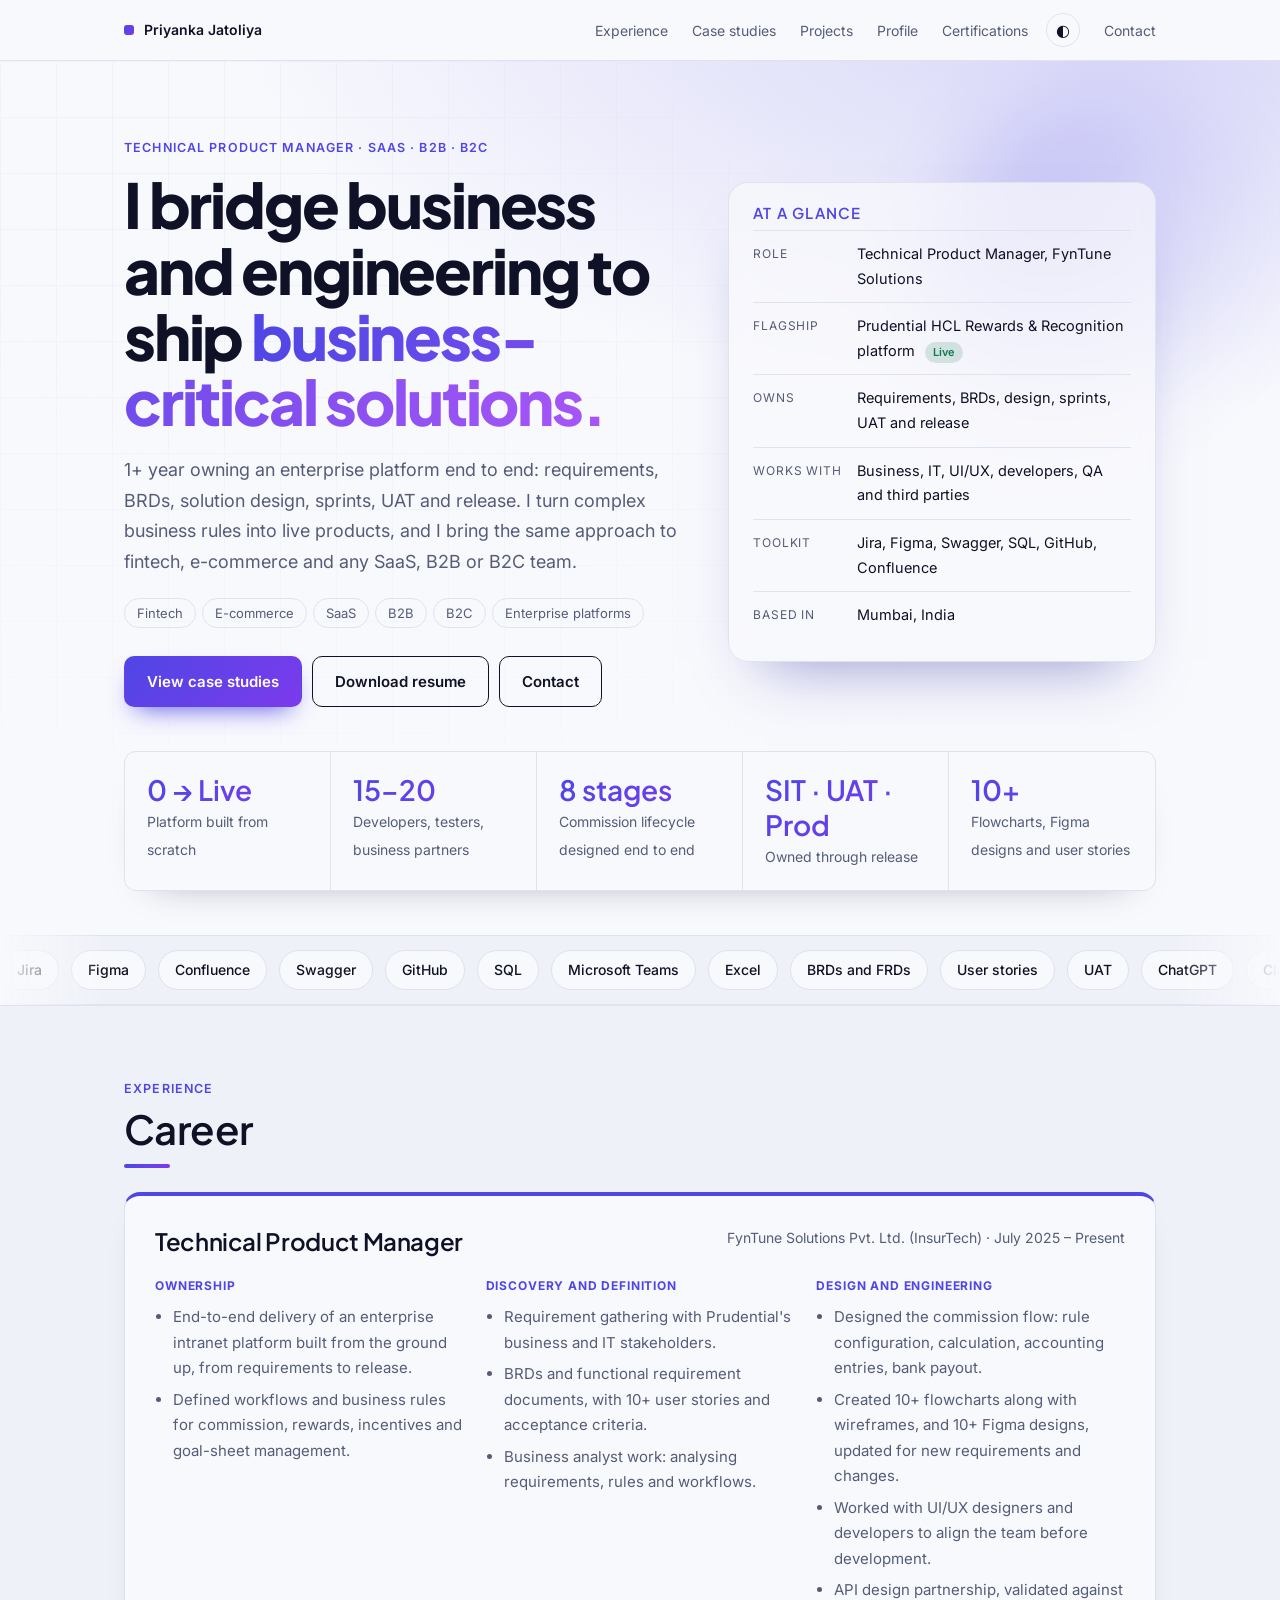
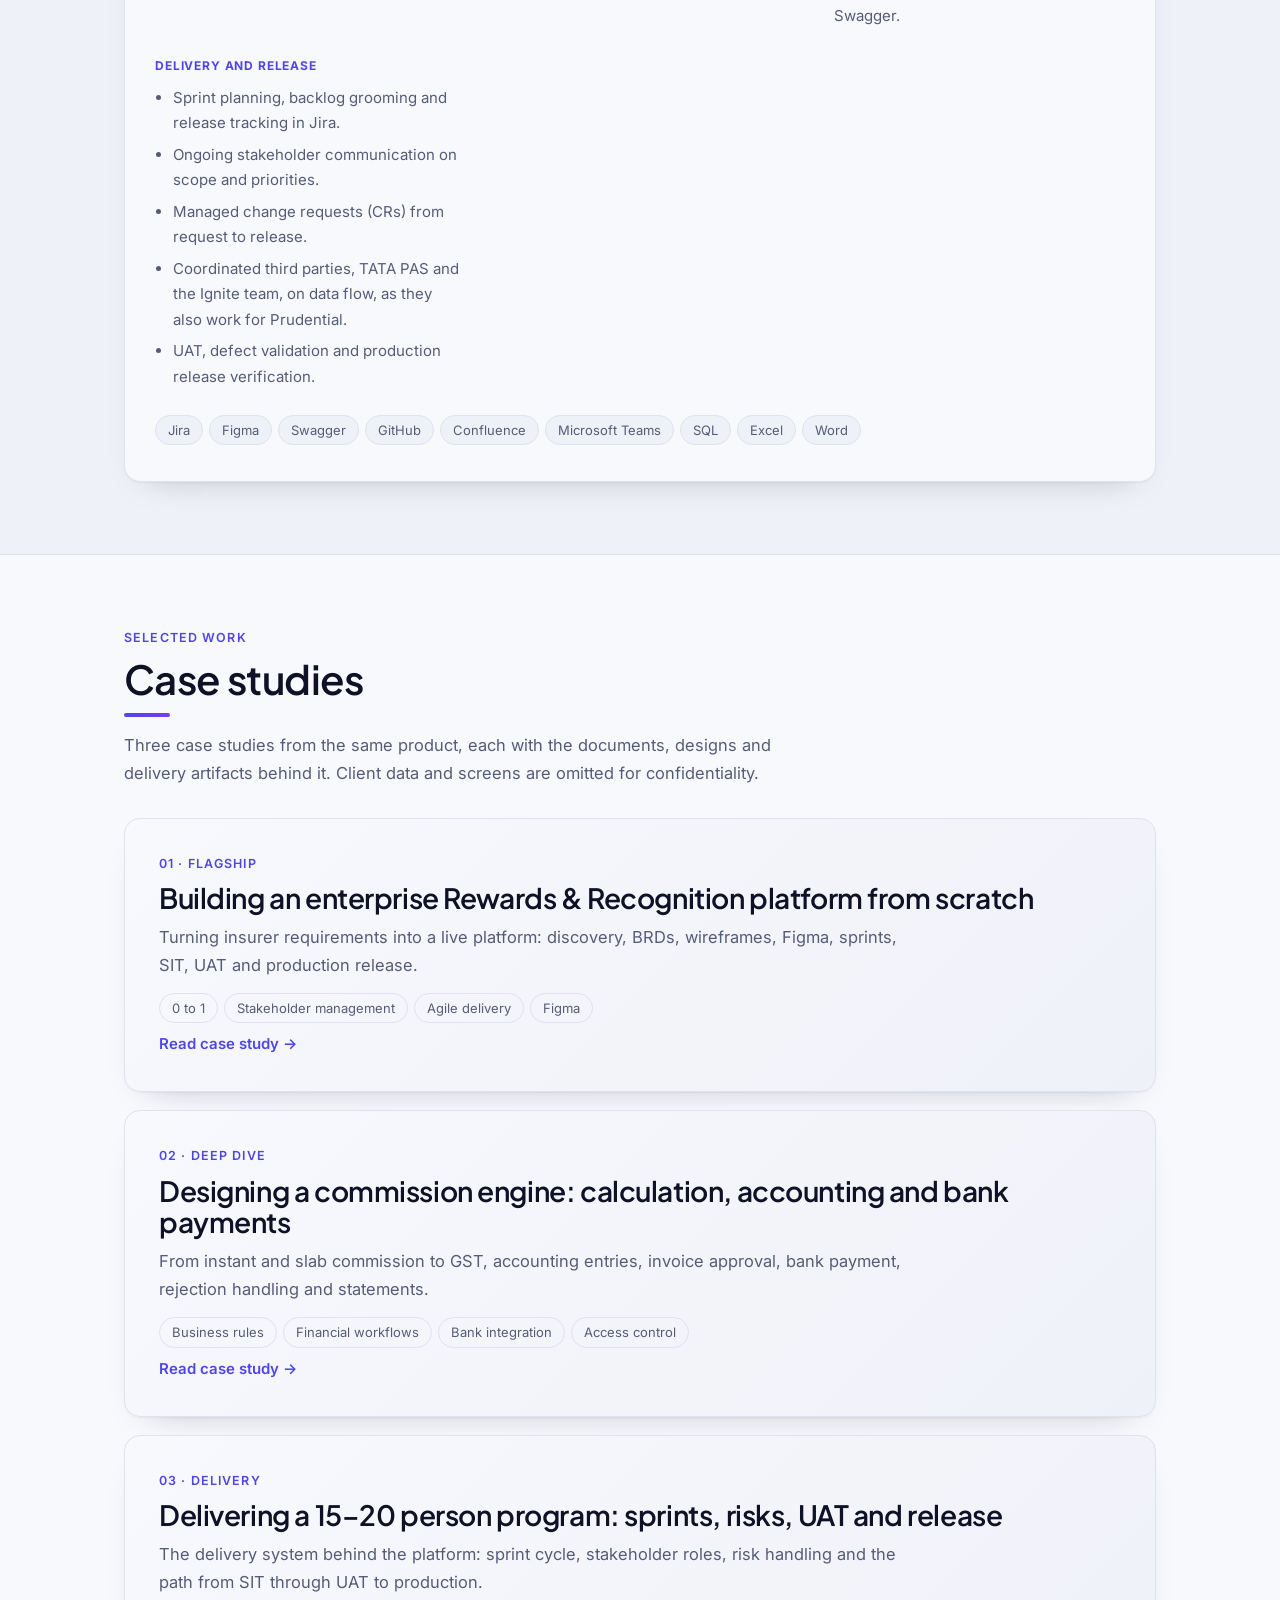
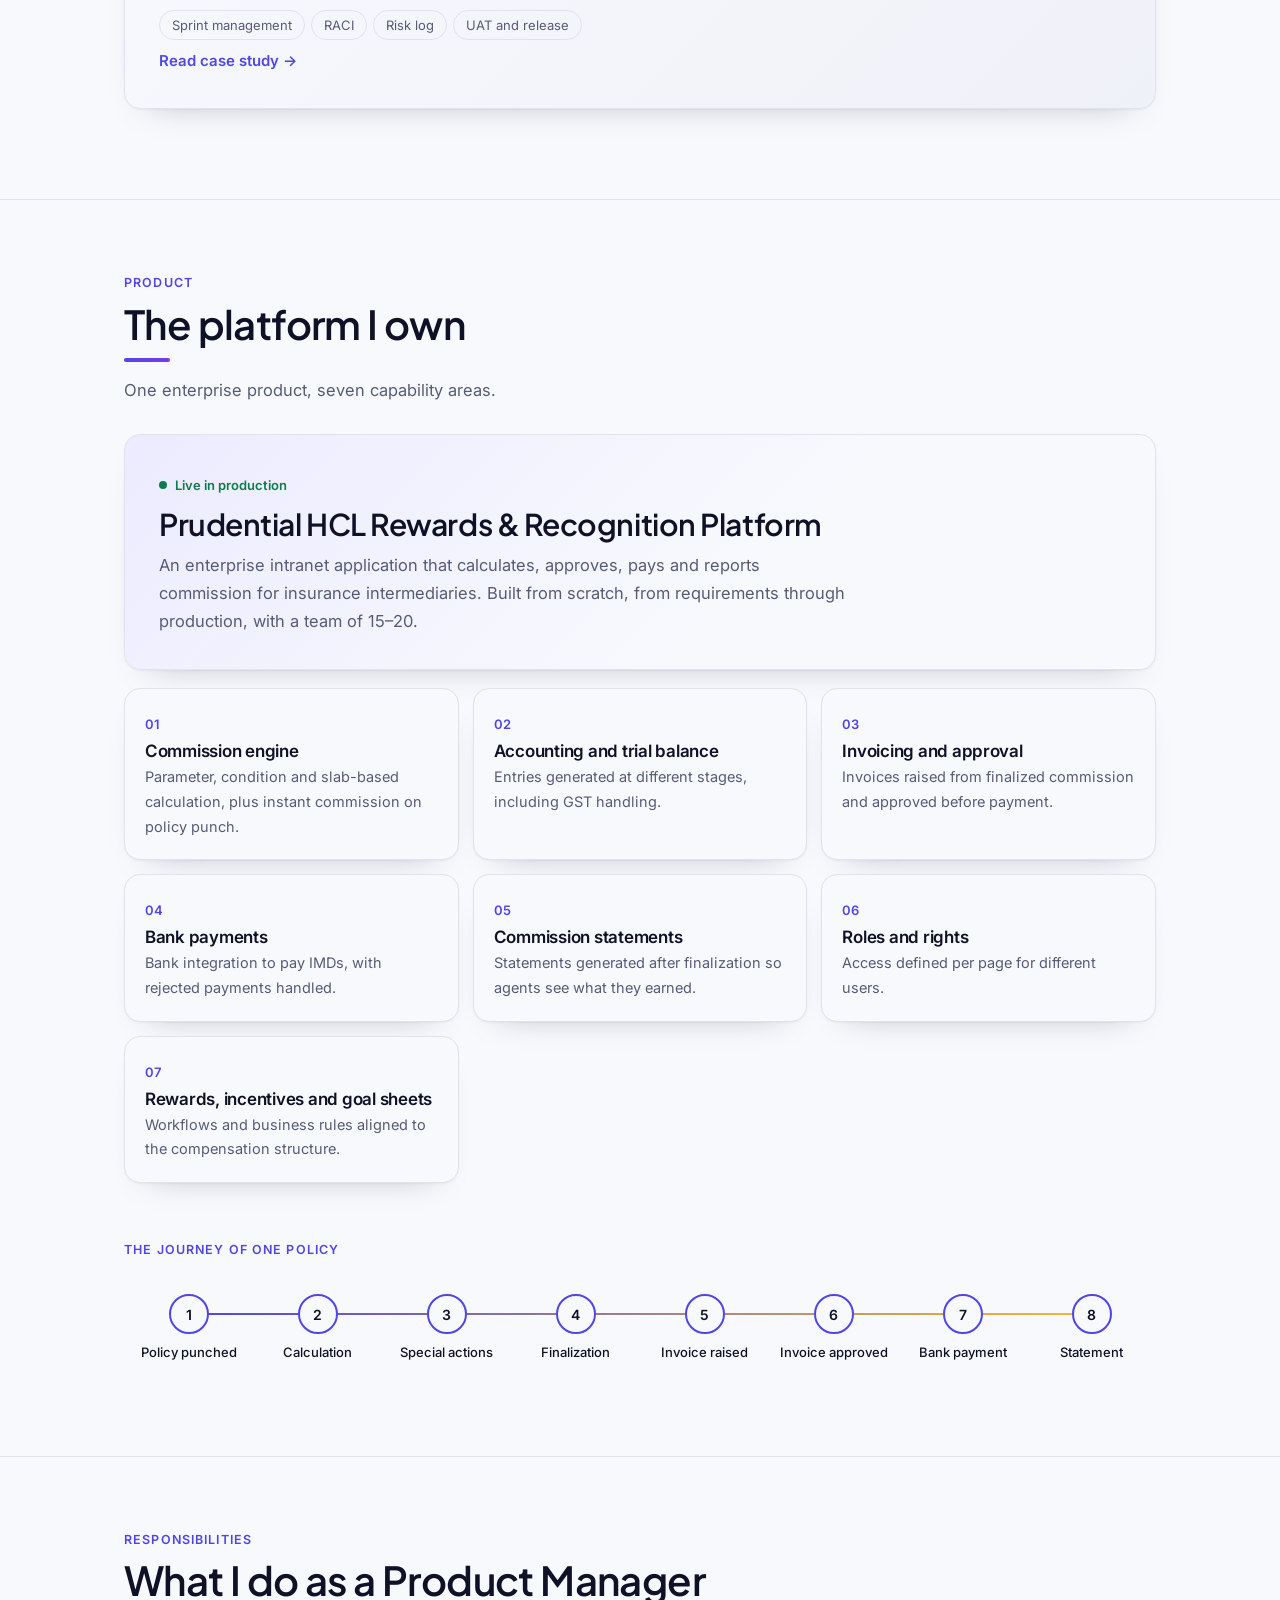
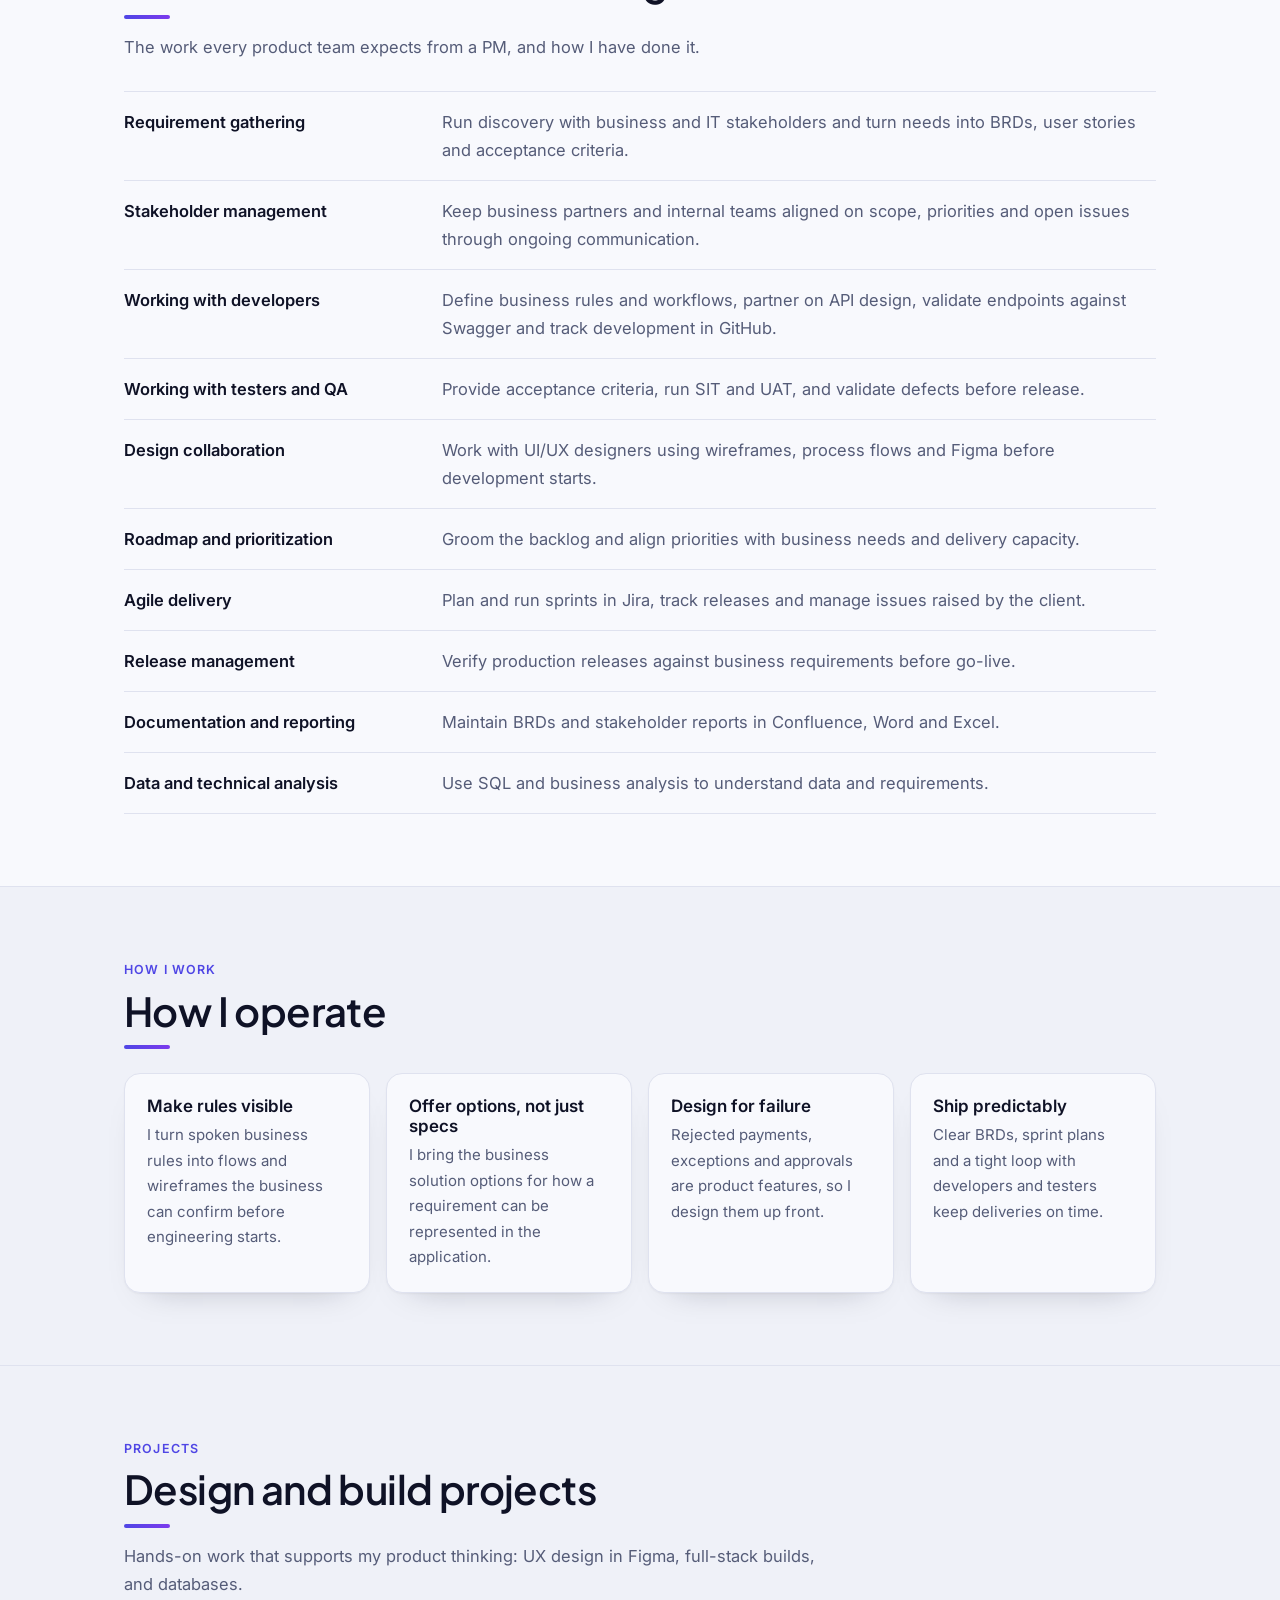
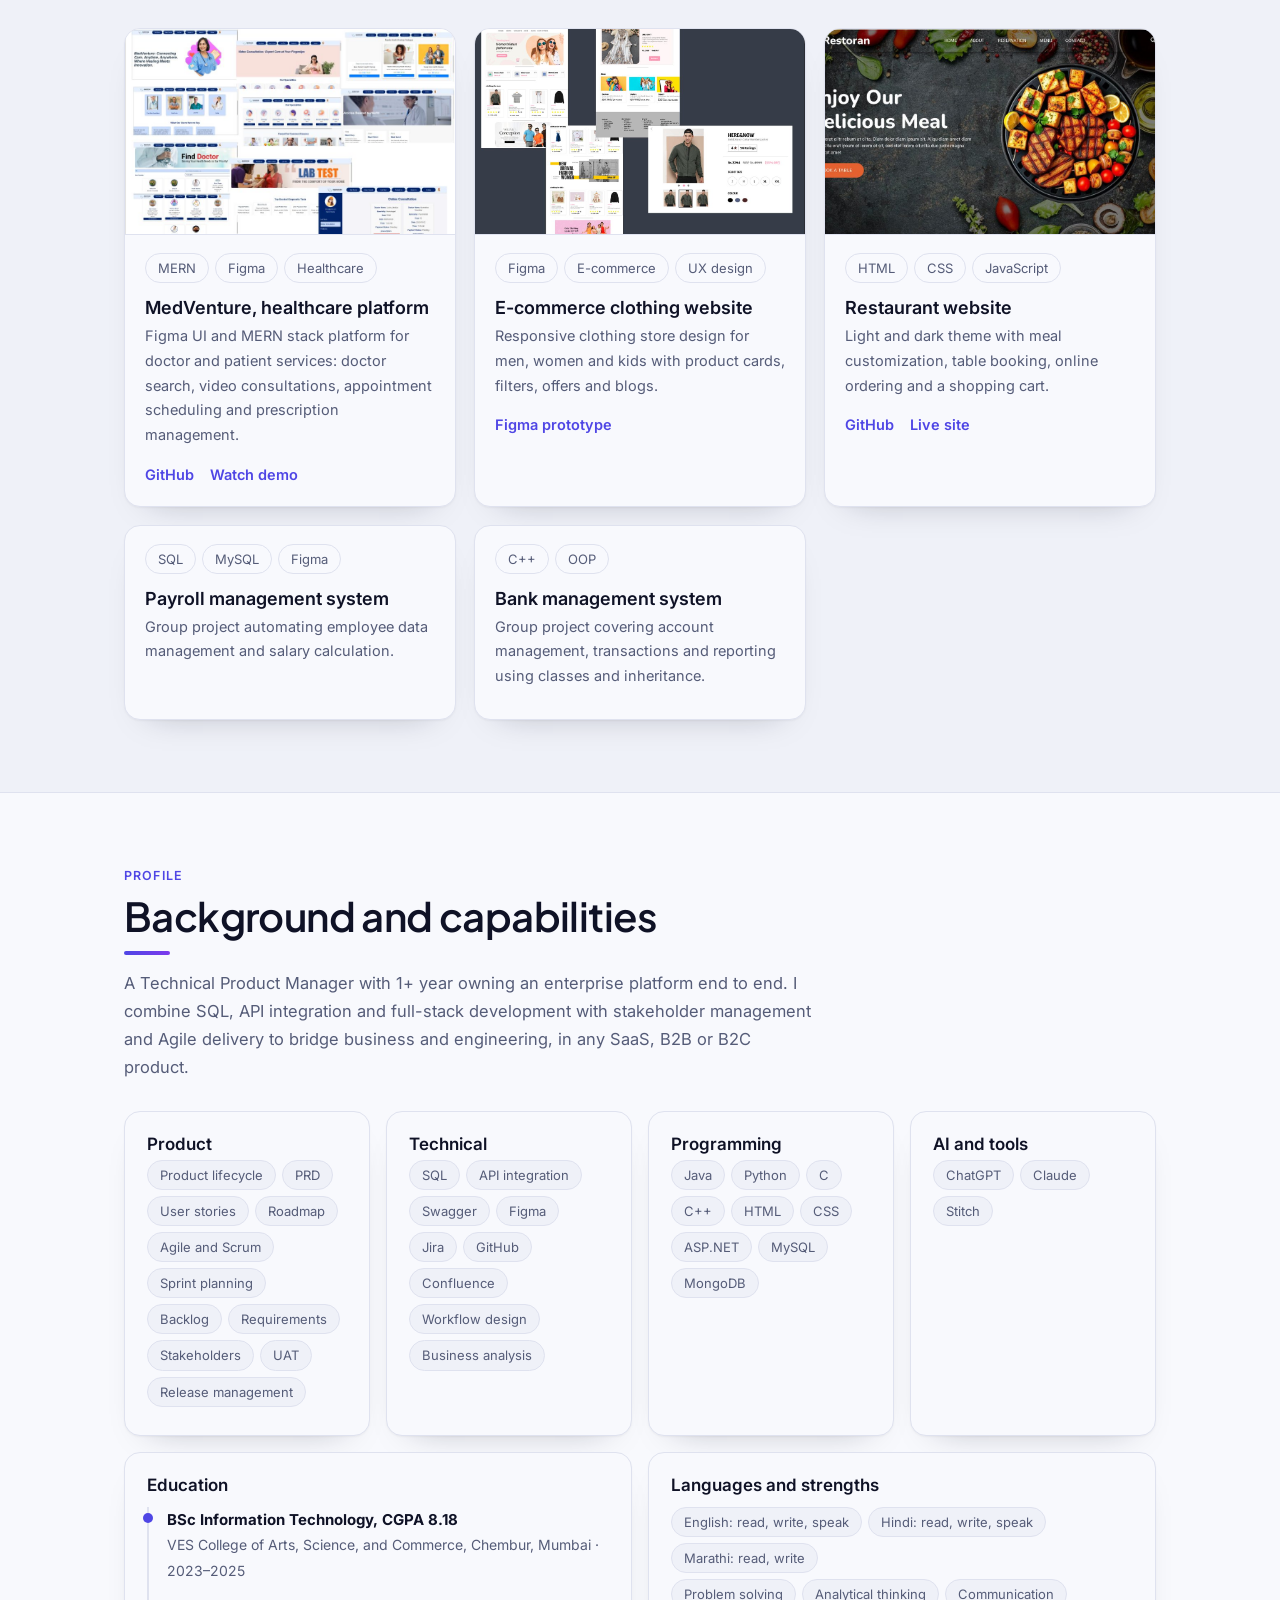
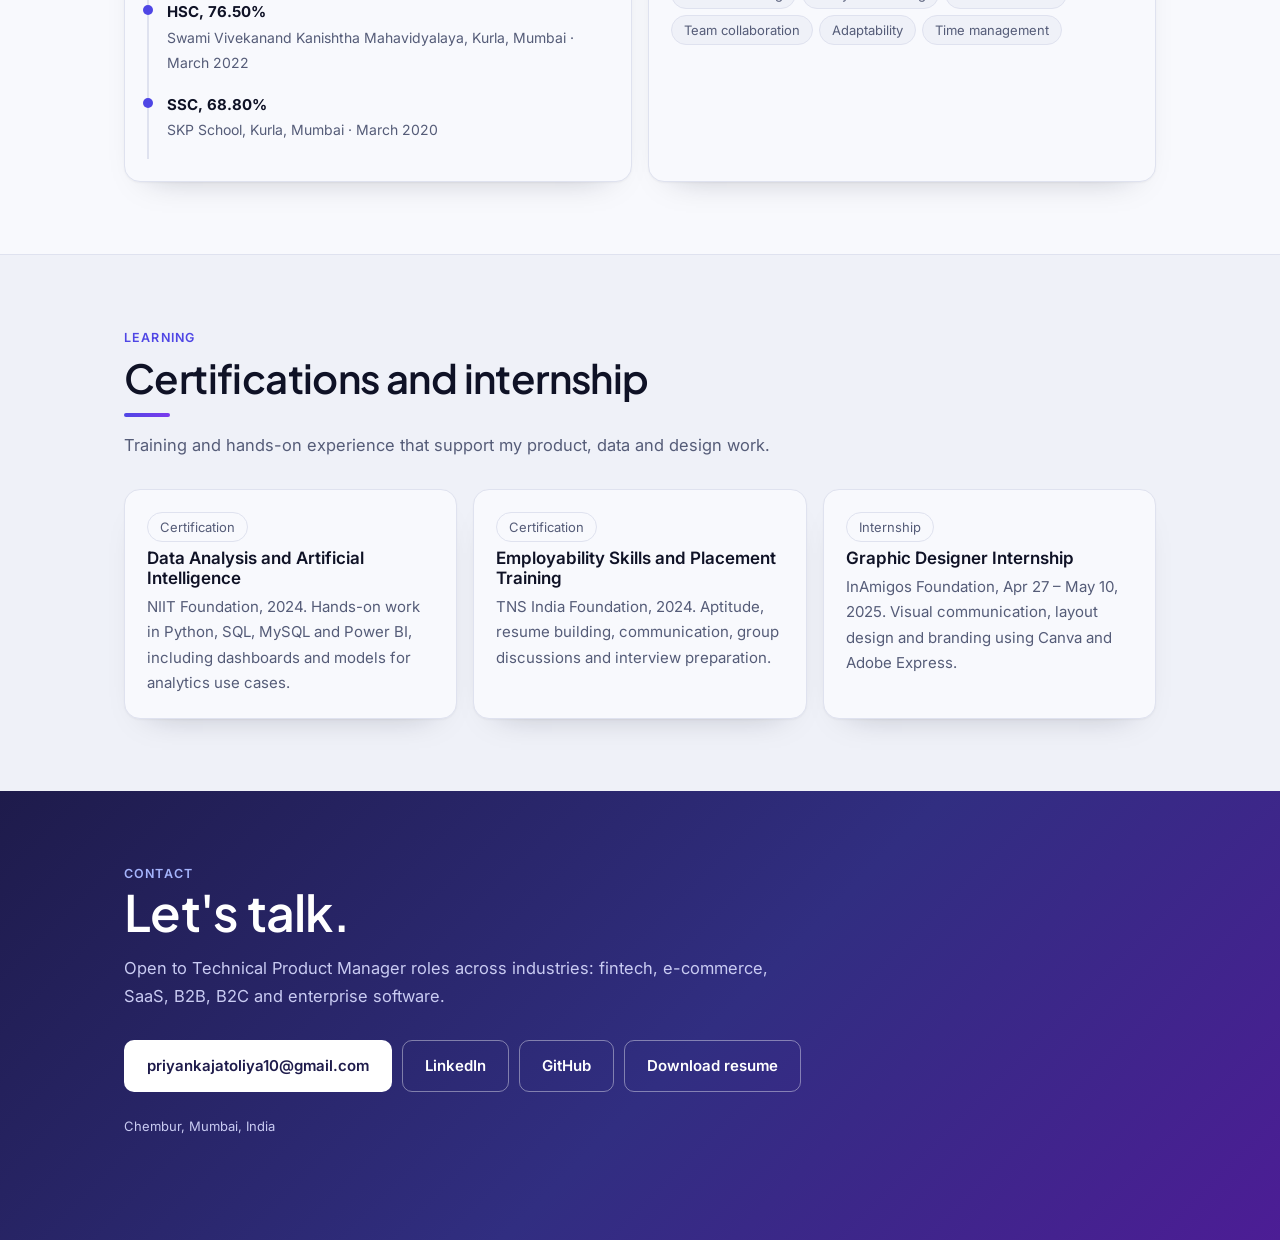
<file: index.html>
<!DOCTYPE html>
<html lang="en">
<head>
<meta charset="utf-8">
<meta name="viewport" content="width=device-width, initial-scale=1, viewport-fit=cover">
<title>Priyanka Jatoliya | Technical Product Manager</title>
<meta name="description" content="Technical Product Manager with experience owning an enterprise platform end to end, from requirements to release. Open to SaaS, B2B, B2C, fintech and e-commerce roles.">
<link href="https://fonts.googleapis.com/css2?family=Inter:wght@400;500;600;700&family=Plus+Jakarta+Sans:wght@600;700;800&display=swap" rel="stylesheet">
<link rel="stylesheet" href="assets/css/style.css">
</head>
<body><div id="bar"></div>
<nav><div class="w"><a href="#/" style="margin:0"><b style="color:var(--ink)">Priyanka Jatoliya</b></a><div><a href="#exp">Experience</a><a href="#work">Case studies</a><a href="#projects">Projects</a><a href="#profile">Profile</a><a href="#certs">Certifications</a><button id="tg" class="tg" aria-label="Toggle light or dark theme">◐</button><a href="#contact">Contact</a></div></div></nav>

<div data-view="home" class="on">
<header class="hero2"><div class="orb" aria-hidden="true"></div>
<div class="w hgrid"><div><div class="eyebrow">Technical Product Manager · SaaS · B2B · B2C</div>
<h1>I bridge business and engineering to ship <span class="grad">business-critical solutions.</span></h1>
<p class="sub">1+ year owning an enterprise platform end to end: requirements, BRDs, solution design, sprints, UAT and release. I turn complex business rules into live products, and I bring the same approach to fintech, e-commerce and any SaaS, B2B or B2C team.</p>
<div class="tags"><span>Fintech</span><span>E-commerce</span><span>SaaS</span><span>B2B</span><span>B2C</span><span>Enterprise platforms</span></div>
<div class="cta"><a class="btn p" href="#work">View case studies</a><a class="btn" href="assets/docs/Priyanka_Jatoliya_Resume.pdf" download>Download resume</a><a class="btn" href="#contact">Contact</a></div></div>
<aside class="glance" aria-label="At a glance"><h2>At a glance</h2>
<div class="gr"><span>Role</span><div>Technical Product Manager, FynTune Solutions</div></div>
<div class="gr"><span>Flagship</span><div>Prudential HCL Rewards &amp; Recognition platform <b class="live">Live</b></div></div>
<div class="gr"><span>Owns</span><div>Requirements, BRDs, design, sprints, UAT and release</div></div>
<div class="gr"><span>Works with</span><div>Business, IT, UI/UX, developers, QA and third parties</div></div>
<div class="gr"><span>Toolkit</span><div>Jira, Figma, Swagger, SQL, GitHub, Confluence</div></div>
<div class="gr"><span>Based in</span><div>Mumbai, India</div></div></aside></div>
<div class="w"><div class="stats">
<div><b>0 → Live</b><span>Platform built from scratch</span></div>
<div><b>15–20</b><span>Developers, testers, business partners</span></div>
<div><b>8 stages</b><span>Commission lifecycle designed end to end</span></div>
<div><b>SIT · UAT · Prod</b><span>Owned through release</span></div>
<div><b>10+</b><span>Flowcharts, Figma designs and user stories</span></div>
</div>
</div></header>
<div class="marq" aria-label="Tools and deliverables"><div class="mt"><span>Jira</span><span>Figma</span><span>Confluence</span><span>Swagger</span><span>GitHub</span><span>SQL</span><span>Microsoft Teams</span><span>Excel</span><span>BRDs and FRDs</span><span>User stories</span><span>UAT</span><span>ChatGPT</span><span>Claude</span><span>Stitch</span><span>Jira</span><span>Figma</span><span>Confluence</span><span>Swagger</span><span>GitHub</span><span>SQL</span><span>Microsoft Teams</span><span>Excel</span><span>BRDs and FRDs</span><span>User stories</span><span>UAT</span><span>ChatGPT</span><span>Claude</span><span>Stitch</span></div></div>

<section class="blk alt" id="exp"><div class="w">
<div class="eyebrow">Experience</div><h2>Career</h2>
<div class="exp rv" style="margin-top:24px"><div class="xh"><h3>Technical Product Manager</h3><span>FynTune Solutions Pvt. Ltd. (InsurTech) · July 2025 – Present</span></div>
<div class="xg">
<div><h4>Ownership</h4><ul><li>End-to-end delivery of an enterprise intranet platform built from the ground up, from requirements to release.</li><li>Defined workflows and business rules for commission, rewards, incentives and goal-sheet management.</li></ul></div>
<div><h4>Discovery and definition</h4><ul><li>Requirement gathering with Prudential's business and IT stakeholders.</li><li>BRDs and functional requirement documents, with 10+ user stories and acceptance criteria.</li><li>Business analyst work: analysing requirements, rules and workflows.</li></ul></div>
<div><h4>Design and engineering</h4><ul><li>Designed the commission flow: rule configuration, calculation, accounting entries, bank payout.</li><li>Created 10+ flowcharts along with wireframes, and 10+ Figma designs, updated for new requirements and changes.</li><li>Worked with UI/UX designers and developers to align the team before development.</li><li>API design partnership, validated against Swagger.</li></ul></div>
<div><h4>Delivery and release</h4><ul><li>Sprint planning, backlog grooming and release tracking in Jira.</li><li>Ongoing stakeholder communication on scope and priorities.</li><li>Managed change requests (CRs) from request to release.</li><li>Coordinated third parties, TATA PAS and the Ignite team, on data flow, as they also work for Prudential.</li><li>UAT, defect validation and production release verification.</li></ul></div>
</div><div class="chips"><span>Jira</span><span>Figma</span><span>Swagger</span><span>GitHub</span><span>Confluence</span><span>Microsoft Teams</span><span>SQL</span><span>Excel</span><span>Word</span></div></div>
</div></section>

<section class="blk" id="work"><div class="w">
<div class="eyebrow">Selected work</div><h2>Case studies</h2>
<p class="lead">Three case studies from the same product, each with the documents, designs and delivery artifacts behind it. Client data and screens are omitted for confidentiality.</p>
<a class="proj" href="#/rr"><div class="eyebrow">01 · Flagship</div><h3>Building an enterprise Rewards &amp; Recognition platform from scratch</h3><p>Turning insurer requirements into a live platform: discovery, BRDs, wireframes, Figma, sprints, SIT, UAT and production release.</p><div class="tags"><span>0 to 1</span><span>Stakeholder management</span><span>Agile delivery</span><span>Figma</span></div><span class="go">Read case study →</span></a>
<a class="proj" href="#/commission"><div class="eyebrow">02 · Deep dive</div><h3>Designing a commission engine: calculation, accounting and bank payments</h3><p>From instant and slab commission to GST, accounting entries, invoice approval, bank payment, rejection handling and statements.</p><div class="tags"><span>Business rules</span><span>Financial workflows</span><span>Bank integration</span><span>Access control</span></div><span class="go">Read case study →</span></a>
<a class="proj" href="#/delivery"><div class="eyebrow">03 · Delivery</div><h3>Delivering a 15–20 person program: sprints, risks, UAT and release</h3><p>The delivery system behind the platform: sprint cycle, stakeholder roles, risk handling and the path from SIT through UAT to production.</p><div class="tags"><span>Sprint management</span><span>RACI</span><span>Risk log</span><span>UAT and release</span></div><span class="go">Read case study →</span></a>
</div></section>

<section class="blk" id="apps"><div class="w">
<div class="eyebrow">Product</div><h2>The platform I own</h2>
<p class="lead">One enterprise product, seven capability areas.</p>
<div class="feat rv"><span class="live">Live in production</span><h3>Prudential HCL Rewards &amp; Recognition Platform</h3><p>An enterprise intranet application that calculates, approves, pays and reports commission for insurance intermediaries. Built from scratch, from requirements through production, with a team of 15–20.</p></div>
<div class="apps">
<div class="app"><b>01</b><h3>Commission engine</h3><p>Parameter, condition and slab-based calculation, plus instant commission on policy punch.</p></div>
<div class="app"><b>02</b><h3>Accounting and trial balance</h3><p>Entries generated at different stages, including GST handling.</p></div>
<div class="app"><b>03</b><h3>Invoicing and approval</h3><p>Invoices raised from finalized commission and approved before payment.</p></div>
<div class="app"><b>04</b><h3>Bank payments</h3><p>Bank integration to pay IMDs, with rejected payments handled.</p></div>
<div class="app"><b>05</b><h3>Commission statements</h3><p>Statements generated after finalization so agents see what they earned.</p></div>
<div class="app"><b>06</b><h3>Roles and rights</h3><p>Access defined per page for different users.</p></div><div class="app"><b>07</b><h3>Rewards, incentives and goal sheets</h3><p>Workflows and business rules aligned to the compensation structure.</p></div>
</div>
<div class="eyebrow" style="margin-top:56px">The journey of one policy</div>
<div class="pipe" data-s="Policy punched|Calculation|Special actions|Finalization|Invoice raised|Invoice approved|Bank payment|Statement"></div>
</div></section>

<section class="blk" id="range"><div class="w">
<div class="eyebrow">Responsibilities</div><h2>What I do as a Product Manager</h2>
<p class="lead">The work every product team expects from a PM, and how I have done it.</p>
<div class="rl"><div><b>Requirement gathering</b><span>Run discovery with business and IT stakeholders and turn needs into BRDs, user stories and acceptance criteria.</span></div><div><b>Stakeholder management</b><span>Keep business partners and internal teams aligned on scope, priorities and open issues through ongoing communication.</span></div><div><b>Working with developers</b><span>Define business rules and workflows, partner on API design, validate endpoints against Swagger and track development in GitHub.</span></div><div><b>Working with testers and QA</b><span>Provide acceptance criteria, run SIT and UAT, and validate defects before release.</span></div><div><b>Design collaboration</b><span>Work with UI/UX designers using wireframes, process flows and Figma before development starts.</span></div><div><b>Roadmap and prioritization</b><span>Groom the backlog and align priorities with business needs and delivery capacity.</span></div><div><b>Agile delivery</b><span>Plan and run sprints in Jira, track releases and manage issues raised by the client.</span></div><div><b>Release management</b><span>Verify production releases against business requirements before go-live.</span></div><div><b>Documentation and reporting</b><span>Maintain BRDs and stakeholder reports in Confluence, Word and Excel.</span></div><div><b>Data and technical analysis</b><span>Use SQL and business analysis to understand data and requirements.</span></div></div>
</div></section>

<section class="blk alt"><div class="w">
<div class="eyebrow">How I work</div><h2>How I operate</h2>
<div class="grid" style="margin-top:24px">
<div class="card"><h3>Make rules visible</h3><p>I turn spoken business rules into flows and wireframes the business can confirm before engineering starts.</p></div>
<div class="card"><h3>Offer options, not just specs</h3><p>I bring the business solution options for how a requirement can be represented in the application.</p></div>
<div class="card"><h3>Design for failure</h3><p>Rejected payments, exceptions and approvals are product features, so I design them up front.</p></div>
<div class="card"><h3>Ship predictably</h3><p>Clear BRDs, sprint plans and a tight loop with developers and testers keep deliveries on time.</p></div>
</div></div></section>

<section class="blk alt" id="projects"><div class="w"><div class="eyebrow">Projects</div><h2>Design and build projects</h2><p class="lead">Hands-on work that supports my product thinking: UX design in Figma, full-stack builds, and databases.</p><div class="pj"><article class="pjc"><img src="assets/images/projects/medventure.jpg" alt="MedVenture, healthcare platform screenshot" loading="lazy"><div class="pb"><div class="tags"><span>MERN</span><span>Figma</span><span>Healthcare</span></div><h3>MedVenture, healthcare platform</h3><p>Figma UI and MERN stack platform for doctor and patient services: doctor search, video consultations, appointment scheduling and prescription management.</p><div class="pl"><a href="https://github.com/priya-dev-bot/MedVenture-Health-care-website-" target="_blank" rel="noopener">GitHub</a><a href="https://www.youtube.com/watch?v=WSi3oEbqLks" target="_blank" rel="noopener">Watch demo</a></div></div></article><article class="pjc"><img src="assets/images/projects/ecommerce.jpg" alt="E-commerce clothing website screenshot" loading="lazy"><div class="pb"><div class="tags"><span>Figma</span><span>E-commerce</span><span>UX design</span></div><h3>E-commerce clothing website</h3><p>Responsive clothing store design for men, women and kids with product cards, filters, offers and blogs.</p><div class="pl"><a href="https://www.figma.com/proto/QDUQYvX5rKNeUHWL9HLH60/Untitled?node-id=22-3405&t=RvfuJpCZbBLkmsRM-1&scaling=scale-down&content-scaling=fixed&page-id=0%3A1&starting-point-node-id=22%3A3405" target="_blank" rel="noopener">Figma prototype</a></div></div></article><article class="pjc"><img src="assets/images/projects/restaurant.jpg" alt="Restaurant website screenshot" loading="lazy"><div class="pb"><div class="tags"><span>HTML</span><span>CSS</span><span>JavaScript</span></div><h3>Restaurant website</h3><p>Light and dark theme with meal customization, table booking, online ordering and a shopping cart.</p><div class="pl"><a href="https://github.com/priya-dev-bot/Restaurant-website" target="_blank" rel="noopener">GitHub</a><a href="https://priya-dev-bot.github.io/Restaurant-website/" target="_blank" rel="noopener">Live site</a></div></div></article><article class="pjc"><div class="pb"><div class="tags"><span>SQL</span><span>MySQL</span><span>Figma</span></div><h3>Payroll management system</h3><p>Group project automating employee data management and salary calculation.</p><div class="pl"></div></div></article><article class="pjc"><div class="pb"><div class="tags"><span>C++</span><span>OOP</span></div><h3>Bank management system</h3><p>Group project covering account management, transactions and reporting using classes and inheritance.</p><div class="pl"></div></div></article></div></div></section>

<section class="blk" id="profile"><div class="w">
<div class="eyebrow">Profile</div><h2>Background and capabilities</h2>
<p class="lead">A Technical Product Manager with 1+ year owning an enterprise platform end to end. I combine SQL, API integration and full-stack development with stakeholder management and Agile delivery to bridge business and engineering, in any SaaS, B2B or B2C product.</p>
<div class="grid">
<div class="card"><h3>Product</h3><div class="chips"><span>Product lifecycle</span><span>PRD</span><span>User stories</span><span>Roadmap</span><span>Agile and Scrum</span><span>Sprint planning</span><span>Backlog</span><span>Requirements</span><span>Stakeholders</span><span>UAT</span><span>Release management</span></div></div>
<div class="card"><h3>Technical</h3><div class="chips"><span>SQL</span><span>API integration</span><span>Swagger</span><span>Figma</span><span>Jira</span><span>GitHub</span><span>Confluence</span><span>Workflow design</span><span>Business analysis</span></div></div>
<div class="card"><h3>Programming</h3><div class="chips"><span>Java</span><span>Python</span><span>C</span><span>C++</span><span>HTML</span><span>CSS</span><span>ASP.NET</span><span>MySQL</span><span>MongoDB</span></div></div>
<div class="card"><h3>AI and tools</h3><div class="chips"><span>ChatGPT</span><span>Claude</span><span>Stitch</span></div></div>
</div>
<div class="grid" style="margin-top:16px">
<div class="card"><h3>Education</h3><div class="tl2" style="margin-top:12px"><div><b>BSc Information Technology, CGPA 8.18</b><span>VES College of Arts, Science, and Commerce, Chembur, Mumbai · 2023–2025</span></div><div><b>HSC, 76.50%</b><span>Swami Vivekanand Kanishtha Mahavidyalaya, Kurla, Mumbai · March 2022</span></div><div><b>SSC, 68.80%</b><span>SKP School, Kurla, Mumbai · March 2020</span></div></div></div>

<div class="card"><h3>Languages and strengths</h3><div class="chips" style="margin-top:12px"><span>English: read, write, speak</span><span>Hindi: read, write, speak</span><span>Marathi: read, write</span></div><div class="chips"><span>Problem solving</span><span>Analytical thinking</span><span>Communication</span><span>Team collaboration</span><span>Adaptability</span><span>Time management</span></div></div>
</div></div></section>

<section class="blk alt" id="certs"><div class="w">
<div class="eyebrow">Learning</div><h2>Certifications and internship</h2>
<p class="lead">Training and hands-on experience that support my product, data and design work.</p>
<div class="grid">
<div class="card"><div class="tags"><span>Certification</span></div><h3>Data Analysis and Artificial Intelligence</h3><p>NIIT Foundation, 2024. Hands-on work in Python, SQL, MySQL and Power BI, including dashboards and models for analytics use cases.</p></div>
<div class="card"><div class="tags"><span>Certification</span></div><h3>Employability Skills and Placement Training</h3><p>TNS India Foundation, 2024. Aptitude, resume building, communication, group discussions and interview preparation.</p></div>
<div class="card"><div class="tags"><span>Internship</span></div><h3>Graphic Designer Internship</h3><p>InAmigos Foundation, Apr 27 – May 10, 2025. Visual communication, layout design and branding using Canva and Adobe Express.</p></div>
</div></div></section>
</div>

<div data-view="rr">
<div class="w cs-head"><a class="back" href="#/">← All work</a><div class="eyebrow" style="margin-top:22px">Case study 01</div>
<h1>Building an enterprise Rewards &amp; Recognition platform from scratch</h1>
<p class="lead" style="margin:0">How I took Prudential's requirements from conversations to a live production platform.</p>
<div class="snap"><div><small>Role</small>Product Manager</div><div><small>Domain</small>InsurTech, B2B</div><div><small>Team</small>15–20 people</div><div><small>Status</small>Live, in use</div></div></div>
<div class="w cs"><div class="toc" role="navigation" aria-label="Contents"><a href="#rr1">Context</a><a href="#rr2">Problem</a><a href="#rr3">My role</a><a href="#rr4">Approach</a><a href="#rr5">Decisions</a><a href="#rrdoc">Documents</a><a href="#rr6">Delivery</a><a href="#rr7">Outcome</a><a href="#rr8">Reflections</a></div>
<div>
<section id="rr1"><div class="eyebrow">Context</div><h2>A new platform for an insurer</h2><p>Prudential needed a Rewards &amp; Recognition platform to manage how intermediaries earn and receive commission. No product existed yet. I joined at the start and worked on it from scratch.</p></section>
<section id="rr2"><div class="eyebrow">Problem</div><h2>Rules first, screens second</h2><p>Commission depends on many parameters and conditions, flows into accounting, and ends in a bank payment. The business could describe the rules, but not yet how they would behave inside an application.</p><div class="pull">The real task was not building pages. It was translating business logic into a system people could configure, trust and operate.</div></section>
<section id="rr3"><div class="eyebrow">My role</div><h2>Ownership across the lifecycle</h2><ul><li><b>Discovery:</b> requirement gathering and business analysis with business and IT stakeholders.</li><li><b>Definition:</b> BRDs, functional requirement documents, 10+ user stories, business rules and sprint backlogs.</li><li><b>Design:</b> solution design and options for the business, 10+ flowcharts with wireframes, and 10+ Figma designs updated as requirements changed.</li><li><b>Delivery:</b> sprint management and on-time deliveries with developers, testers and business partners, plus change request (CR) management.</li><li><b>Third parties:</b> coordination with TATA PAS and the Ignite team on data flow.</li><li><b>Release:</b> SIT, UAT and production.</li></ul></section>
<section id="rr4"><div class="eyebrow">Approach</div><h2>From requirement to release</h2><div class="pipe" data-s="Requirements|Solution design|Wireframes and Figma|BRDs and sprints|Build|SIT and UAT|Production"></div><div class="flowrow"><div class="col"><h4>Inputs</h4><span>Policy punch</span><span>Parameters and conditions</span></div><div class="ar">→</div><div class="col mid"><h4>Commission module</h4><span>Calculate</span><span>Special actions</span><span>Finalize, GST</span><span>Invoice and approval</span></div><div class="ar">→</div><div class="col"><h4>Outputs</h4><span>Accounting entries</span><span>Bank payment to IMDs</span><span>Commission statements</span></div></div>
<p>Roles and rights control access across every page of the module.</p>
<p>Each business requirement was shown as a working flow and a screen before it went to development. That reduced ambiguity for the engineers and gave the business something concrete to approve.</p></section>
<section id="rr5"><div class="eyebrow">Decisions</div><h2>Key product decisions</h2><div class="tw"><table><thead><tr><th>Decision</th><th>Rationale</th></tr></thead><tbody>
<tr><td>Show behaviour before building</td><td>Wireframes and Figma let stakeholders validate rules early, when changes are cheap.</td></tr>
<tr><td>Offer solution options</td><td>The business chooses with trade-offs visible, instead of receiving one fixed answer.</td></tr>
<tr><td>Treat finance as core scope</td><td>Accounting entries, trial balance and bank payments were designed with commission, not added later.</td></tr>
<tr><td>Define access per page</td><td>Roles and rights were set for each page so users only do what their job allows.</td></tr></tbody></table></div></section>
<section id="rrdoc"><div class="eyebrow">Documents</div><h2>From requirement to specification</h2><p>Every rule was written down so business, design, engineering and QA worked from the same source. This is an illustrative excerpt, rewritten without client specifics.</p>
<div class="doc"><h4>BRD excerpt · Instant commission</h4><p><b>Objective:</b> pay eligible commission immediately when a policy is successfully punched.</p><p><b>Trigger:</b> policy status becomes successfully punched.</p><p><b>Rule:</b> commission is calculated from configured parameters, conditions and slabs.</p></div>
<div class="doc"><h4>User story and acceptance criteria</h4><p><b>As a</b> finance user, <b>I want</b> commission to be calculated and queued for payment when a policy is punched, <b>so that</b> intermediaries are paid without manual steps.</p><p><b>Given</b> an eligible policy is successfully punched, <b>when</b> the commission rules run, <b>then</b> commission is calculated and queued for bank payment.</p><p><b>Given</b> the bank rejects the payment, <b>then</b> the status shows rejected and the handling flow starts.</p></div></section>
<section id="rr6"><div class="eyebrow">Delivery</div><h2>Working with a team of 15–20</h2><p>I coordinated developers, testers and business partners through sprints, keeping deliveries on schedule. SIT validated the system, UAT validated the business behaviour, and I stayed through production.</p></section>
<section id="rr7"><div class="eyebrow">Outcome</div><h2>Live and in use</h2><p>The platform is live in production and being used successfully. It covers commission calculation, finalization, invoicing, payment and statements for intermediaries.</p></section>
<section id="rr8"><div class="eyebrow">Reflections</div><h2>What I learned</h2><ul><li>Complex rules become manageable once they are drawn as flows.</li><li>Failure paths, like rejected payments, deserve the same design attention as the happy path.</li><li>Finance and operations users need clarity and traceability more than flexibility.</li><li>The same approach fits any product with rules, payouts or approvals, such as billing, payroll, loyalty or marketplace payouts.</li></ul></section>
</div></div>
</div>

<div data-view="commission">
<div class="w cs-head"><a class="back" href="#/">← All work</a><div class="eyebrow" style="margin-top:22px">Case study 02</div>
<h1>Designing a commission engine: calculation, accounting and bank payments</h1>
<p class="lead" style="margin:0">A deep dive into the module at the core of the Rewards &amp; Recognition platform.</p>
<div class="snap"><div><small>Role</small>Product Manager</div><div><small>Scope</small>Commission module</div><div><small>Lifecycle</small>8 stages</div><div><small>Status</small>Live</div></div></div>
<div class="w cs"><div class="toc" role="navigation" aria-label="Contents"><a href="#c1">The brief</a><a href="#c2">Translation</a><a href="#c3">Lifecycle</a><a href="#c4">Calculation</a><a href="#cdes">Design</a><a href="#c5">Finance</a><a href="#c6">Payments</a><a href="#c7">Access</a><a href="#c8">Outcome</a></div>
<div>
<section id="c1"><div class="eyebrow">The brief</div><h2>Pay intermediaries correctly, every time</h2><p>The module had to calculate commission under many conditions, finalize it, raise and approve invoices, pay by bank, record accounting, and give agents a statement.</p></section>
<section id="c2"><div class="eyebrow">Translation</div><h2>From business language to system behaviour</h2><div class="two"><div><h4>Business said</h4><p>Commission should be calculated by rules and paid to intermediaries.</p></div><div><h4>I defined</h4><p>Which parameters apply, which conditions trigger which rule, what is paid instantly or later, what tax and entries follow, and what happens on failure.</p></div></div></section>
<section id="c3"><div class="eyebrow">Lifecycle</div><h2>The commission lifecycle</h2><div class="pipe" data-s="Policy punched|Calculation|Special actions|Finalization|Invoice raised|Invoice approved|Bank payment|Statement"></div><p>Accounting entries generate at different points along this path rather than in one batch, so finance can trace every amount.</p></section>
<section id="c4"><div class="eyebrow">Calculation</div><h2>Rules, slabs and instant payout</h2><ul><li><b>Parameter and condition based:</b> commission follows many parameters and conditions.</li><li><b>Slab commission:</b> slab logic defined so the calculation is predictable and explainable.</li><li><b>Instant commission:</b> paid immediately when a policy is successfully punched.</li><li><b>Special actions:</b> controlled actions on already calculated commission.</li></ul>
<div class="tree"><div class="col"><h4>Inputs</h4><span>Parameters</span><span>Conditions</span></div><div class="col"><h4>Calculate</h4><span>Slab commission</span><span>Instant commission</span></div><div class="col"><h4>Adjust</h4><span>Special actions</span></div><div class="col"><h4>Finalize</h4><span>GST</span><span>Accounting entries</span><span>Trial balance</span></div><div class="col mid"><h4>Output</h4><span>Invoice</span><span>Payment</span><span>Statement</span></div></div></section>
<section id="cdes"><div class="eyebrow">Design</div><h2>From wireframe to Figma design</h2><p>Screens were wireframed and designed in Figma before development so the business could validate behaviour early. Below is a recreated example of a commission run screen with sample data, not a client screenshot.</p>
<div class="cmp"><figure><div class="fr"><div class="wf"><b class="h"></b><div class="r"><b></b><b></b><b></b><b></b></div><div class="r"><b></b><b></b><b></b><b></b></div><div class="r"><b></b><b></b><b></b><b></b></div><div class="r"><b></b><b></b><b></b><b></b></div><b class="bt"></b></div></div><figcaption>1. Wireframe: layout and actions agreed first</figcaption></figure>
<figure><div class="fr hi"><div class="top"><b>Commission run</b><span class="st a">Calculated</span></div>
<div class="row hd"><span>Agent</span><span>Product</span><span>Amount</span><span>Status</span></div>
<div class="row"><span>Agent A</span><span>Savings plan</span><span>₹8,000</span><span class="st g">Paid</span></div>
<div class="row"><span>Agent B</span><span>Term plan</span><span>₹5,000</span><span class="st r">Rejected</span></div>
<div class="row"><span>Agent C</span><span>Unit-linked</span><span>₹3,000</span><span class="st a">Pending</span></div>
<div class="act"><i class="o">Special action</i><i>Finalize</i></div></div><figcaption>2. Figma design: statuses, rejection visibility, role-based actions (sample data)</figcaption></figure></div></section>
<section id="c5"><div class="eyebrow">Finance</div><h2>GST, accounting and invoices</h2><ul><li>Commission is finalized before anything is paid or statemented.</li><li>GST is calculated as part of finalization.</li><li>Accounting entries are generated at different stages and support the trial balance.</li><li>Invoices are raised and go through an approval step.</li></ul></section>
<section id="c6"><div class="eyebrow">Payments</div><h2>Bank integration and rejection handling</h2><p>Approved commission is paid to intermediaries (IMDs) through bank integration. I designed what happens when a payment is rejected, so a failure has a defined status and next step instead of becoming a manual investigation.</p><h4 style="margin:22px 0 8px">Payment and bank rejection flow</h4><div class="tw"><svg class="dg" viewBox="0 0 1000 612" style="min-width:880px;width:100%" role="img" aria-labelledby="dgt"><title id="dgt">Commission payment and bank rejection flow</title><defs><marker id="ah" markerWidth="8" markerHeight="8" refX="7" refY="4" orient="auto"><path d="M0 0L8 4L0 8z"/></marker><marker id="ahb" class="b" markerWidth="8" markerHeight="8" refX="7" refY="4" orient="auto"><path d="M0 0L8 4L0 8z"/></marker></defs><rect class="" x="55" y="10" width="190" height="38" rx="6"/><text x="150.0" y="33.5" text-anchor="middle">Commission finalized</text><rect class="" x="55" y="80" width="190" height="38" rx="6"/><text x="150.0" y="103.5" text-anchor="middle">Trigger payment</text><rect class="" x="55" y="150" width="190" height="38" rx="6"/><text x="150.0" y="173.5" text-anchor="middle">Scheduled</text><rect class="" x="55" y="220" width="190" height="38" rx="6"/><text x="150.0" y="243.5" text-anchor="middle">Processed</text><polygon points="150,280 255,330 150,380 45,330"/><text class="" x="150" y="327" text-anchor="middle">Status:</text><text class="" x="150" y="343" text-anchor="middle">Passed or Rejected</text><rect class="" x="55" y="420" width="190" height="38" rx="6"/><text x="150.0" y="443.5" text-anchor="middle">UTR is generated</text><rect class="ok" x="55" y="490" width="190" height="38" rx="6"/><text x="150.0" y="513.5" text-anchor="middle">Successful</text><rect class="ok" x="55" y="560" width="190" height="38" rx="6"/><text x="150.0" y="583.5" text-anchor="middle">Commission paid successfully</text><path class="" d="M150 48V80" marker-end="url(#ah)"/><path class="" d="M150 118V150" marker-end="url(#ah)"/><path class="" d="M150 188V220" marker-end="url(#ah)"/><path class="" d="M150 258V280" marker-end="url(#ah)"/><path class="" d="M150 380V420" marker-end="url(#ah)"/><path class="" d="M150 458V490" marker-end="url(#ah)"/><path class="" d="M150 528V560" marker-end="url(#ah)"/><text class="nt" x="162" y="404" text-anchor="start">Passed</text><path class="bad" d="M255 330H335" marker-end="url(#ahb)"/><text class="nt" x="262" y="322" text-anchor="start">Rejected</text><rect class="bad" x="335" y="311" width="190" height="38" rx="6"/><text x="430.0" y="334.5" text-anchor="middle">Incorrect file format (IRDA)</text><path class="bad" d="M245 439H290" marker-end="url(#ahb)"/><rect class="bad" x="290" y="414" width="230" height="50" rx="6"/><text x="405.0" y="436.0" text-anchor="middle">Unsuccessful status with remarks,</text><text x="405.0" y="451.0" text-anchor="middle">communication triggered</text><path class="bad fl" d="M520 439H555" marker-end="url(#ahb)"/><rect class="bad" x="555" y="409" width="215" height="60" rx="6"/><text x="662.5" y="428.5" text-anchor="middle">Bank A/C to Commission Payable</text><text x="662.5" y="443.5" text-anchor="middle">A/C entries generated</text><text x="662.5" y="458.5" text-anchor="middle">(new accounting entries)</text><path class="bad fl" d="M770 439H805" marker-end="url(#ahb)"/><rect class="bad" x="805" y="420" width="150" height="38" rx="6"/><text x="880.0" y="443.5" text-anchor="middle">Bank rejection</text><path class="bad fl" d="M880 420V191" marker-end="url(#ahb)"/><text class="nt" x="868" y="302" text-anchor="end">After receiving flag from HMS</text><rect class="" x="780" y="147" width="190" height="44" rx="6"/><text x="875.0" y="166.0" text-anchor="middle">Admin manually schedules</text><text x="875.0" y="181.0" text-anchor="middle">with date and time</text><path class="fl" d="M780 169H245" marker-end="url(#ah)"/><text class="nt" x="512" y="160" text-anchor="middle">Again reschedule if needed</text><text class="nt" x="265" y="29" text-anchor="start">Provision (accrual) entries generated after finalization</text><text class="nt" x="265" y="99" text-anchor="start">Expense (reversal) entries generated after payment is triggered, with date and time specified</text><text class="nt" x="265" y="243" text-anchor="start">Payment entries generated after the scheduled date and time</text></svg></div><p class="note2">Recreated from the working flow. Client data is omitted.</p>
<ul><li><b>Provision entries</b> are generated after commission is finalized.</li><li><b>Expense (reversal) entries</b> are generated after payment is triggered with a date and time.</li><li><b>Payment entries</b> are generated once the scheduled date and time is reached.</li><li><b>On a bank rejection</b>, the status shows the remarks, communication is triggered, and new Bank A/C to Commission Payable A/C entries are posted. After the flag is received from HMS, an admin reschedules the payment with a new date and time, and it runs again.</li><li><b>On a file-format rejection</b> (IRDA format), the payment stops at the file check.</li></ul></section>
<section id="c7"><div class="eyebrow">Access</div><h2>Roles and rights</h2><p>I defined which users can see or do what on each page of the commission module, so approvals, special actions and payments stay with the right people.</p></section>
<section id="c8"><div class="eyebrow">Outcome</div><h2>A module that runs in production</h2><p>The commission module is live, handling the full path from calculation to statement. After finalization, agents receive commission statements showing what they earned.</p><p>The patterns carry over to any product that calculates, approves and pays money.</p></section>
</div></div>
</div>

<div data-view="delivery">
<div class="w cs-head"><a class="back" href="#/">← All work</a><div class="eyebrow" style="margin-top:22px">Case study 03</div>
<h1>Delivering a 15–20 person program: sprints, risks, UAT and release</h1>
<p class="lead" style="margin:0">How I kept business, design, engineering and QA moving together from first sprint to production.</p>
<div class="snap"><div><small>Role</small>Technical PM, delivery</div><div><small>Team</small>15–20 people</div><div><small>Tools</small>Jira, Confluence, GitHub, Teams</div><div><small>Status</small>Live</div></div></div>
<div class="w cs"><div class="toc" role="navigation" aria-label="Contents"><a href="#d1">Challenge</a><a href="#d2">Delivery system</a><a href="#d3">Stakeholders</a><a href="#dcr">Changes and partners</a><a href="#d4">Risks</a><a href="#d5">Release</a><a href="#d6">Outcome</a></div>
<div>
<section id="d1"><div class="eyebrow">Challenge</div><h2>One product, many hands</h2><p>Developers, testers, UI/UX designers, Prudential's business partners and IT stakeholders all depended on each other. My job was to keep scope clear, issues visible and deliveries on time. Prudential's other technology partners, TATA PAS and the Ignite team, were part of the picture too.</p></section>
<section id="d2"><div class="eyebrow">Delivery system</div><h2>The sprint cycle</h2><div class="pipe" data-s="Requirement clarified|Backlog groomed|Sprint planned|Build and review|QA|Release tracked"></div><p>I ran planning, backlog grooming and release tracking in Jira, handled issues raised by Prudential, and tracked development through GitHub and coordination through Microsoft Teams. BRDs and stakeholder reports lived in Word and Excel.</p></section>
<section id="d3"><div class="eyebrow">Stakeholders</div><h2>Who does what</h2><p class="note2">Illustrative RACI. R = responsible, A = accountable, C = consulted, I = informed.</p><div class="tw"><table><thead><tr><th>Activity</th><th>PM</th><th>Business</th><th>UI/UX</th><th>Dev</th><th>QA</th></tr></thead><tbody>
<tr><td>Requirements and BRD</td><td class="c">A/R</td><td class="c">C</td><td class="c">I</td><td class="c">C</td><td class="c">I</td></tr>
<tr><td>Wireframes and Figma</td><td class="c">A</td><td class="c">C</td><td class="c">R</td><td class="c">C</td><td class="c">I</td></tr>
<tr><td>Build and APIs</td><td class="c">A</td><td class="c">I</td><td class="c">C</td><td class="c">R</td><td class="c">C</td></tr>
<tr><td>SIT</td><td class="c">A</td><td class="c">I</td><td class="c">I</td><td class="c">C</td><td class="c">R</td></tr>
<tr><td>UAT</td><td class="c">A/R</td><td class="c">R</td><td class="c">I</td><td class="c">C</td><td class="c">C</td></tr></tbody></table></div></section>
<section id="dcr"><div class="eyebrow">Changes and partners</div><h2>Managing change requests and third parties</h2>
<div class="pipe" data-s="CR raised|Impact analysed|BRD and FRD updated|Flowcharts and Figma updated|Build and QA|UAT and release"></div>
<p>Requirements changed during the program. I handled each change request by updating the documents, flows and Figma designs so developers and testers always worked from the latest version.</p>
<div class="doc"><h4>Third-party coordination</h4><p>TATA PAS and the Ignite team also work for Prudential. I coordinated with them on data flow, so information moved correctly across the teams involved.</p></div></section>
<section id="d4"><div class="eyebrow">Risks</div><h2>Risk and mitigation</h2><div class="tw"><table><thead><tr><th>Risk</th><th>Mitigation</th></tr></thead><tbody>
<tr><td>Ambiguous business rules</td><td>Process flows and wireframes validated with the business before build.</td></tr>
<tr><td>API mismatch with the bank or other systems</td><td>Endpoints validated against Swagger documentation with developers.</td></tr>
<tr><td>Payment rejection edge cases</td><td>A defined rejection handling flow designed up front.</td></tr>
<tr><td>Scope drift</td><td>BRDs, backlog grooming and regular alignment on scope and priorities.</td></tr></tbody></table></div></section>
<section id="d5"><div class="eyebrow">Release</div><h2>From SIT to production</h2><div class="pipe" data-s="SIT|UAT|Defect validation|Release verification|Go-live"></div><p>I led UAT, validated defects and verified each production release against business requirements before go-live.</p></section>
<section id="d6"><div class="eyebrow">Outcome</div><h2>Predictable delivery to a live platform</h2><p>The platform went live and is in use, delivered through sprint cycles with developers, testers and business partners aligned on scope. These practices are independent of industry.</p></section>
</div></div>
</div>

<footer id="contact"><div class="w"><div class="eyebrow">Contact</div><h2>Let's talk.</h2><p class="lead">Open to Technical Product Manager roles across industries: fintech, e-commerce, SaaS, B2B, B2C and enterprise software.</p>
<a class="btn p" href="mailto:priyankajatoliya10@gmail.com">priyankajatoliya10@gmail.com</a><a class="btn" href="https://www.linkedin.com/in/priyanka-jatoliya-b16752249/" target="_blank" rel="noopener">LinkedIn</a><a class="btn" href="https://github.com/priya-dev-bot" target="_blank" rel="noopener">GitHub</a><a class="btn" href="assets/docs/Priyanka_Jatoliya_Resume.pdf" download>Download resume</a><p class="note2">Chembur, Mumbai, India</p></div></footer>

<script src="assets/js/script.js"></script>
</body></html>
</file>
<file: assets/css/style.css>
:root{box-sizing:border-box;padding-top:env(safe-area-inset-top,0px);padding-bottom:env(safe-area-inset-bottom,0px);
--bg:#fff;--alt:#f5f6f8;--ink:#0b1220;--mute:#586174;--line:#e2e5eb;--acc:#1f4fd8;--acs:#eaf0ff}
@media (prefers-color-scheme:dark){:root:not([data-theme="light"]){--bg:#0b0f17;--alt:#121723;--ink:#eef1f6;--mute:#9aa4b5;--line:#232b3a;--acc:#7da2ff;--acs:#16213f}}
:root[data-theme="dark"]{--bg:#0b0f17;--alt:#121723;--ink:#eef1f6;--mute:#9aa4b5;--line:#232b3a;--acc:#7da2ff;--acs:#16213f}
html{scroll-padding-top:calc(env(safe-area-inset-top,0px) + 76px);scroll-behavior:smooth}
*{box-sizing:border-box}
body{margin:0;background:var(--bg);color:var(--ink);font:400 16.5px/1.7 Inter,system-ui,-apple-system,"Segoe UI",sans-serif}
h1,h2,h3{font-family:'Plus Jakarta Sans',Inter,system-ui,sans-serif;font-weight:600;letter-spacing:-.015em;line-height:1.12;margin:0}
a{color:inherit}
:focus-visible{outline:2px solid var(--acc);outline-offset:3px}
.w{max-width:1080px;margin:0 auto;padding:0 24px}
nav{position:sticky;top:env(safe-area-inset-top,0px);z-index:9;background:color-mix(in srgb,var(--bg) 92%,transparent);backdrop-filter:blur(10px);border-bottom:1px solid var(--line)}
nav .w{display:flex;justify-content:space-between;align-items:center;height:60px}
nav b{font-weight:600}
nav a{text-decoration:none;color:var(--mute);font-size:14px;margin-left:24px}
nav a:hover,nav a.on{color:var(--ink)}
.eyebrow{font-size:12.5px;font-weight:600;letter-spacing:.09em;text-transform:uppercase;color:var(--acc)}
.hero{padding:96px 0 64px}
.hero h1{font-size:clamp(40px,6.4vw,76px);max-width:15em;margin:14px 0 24px}
.hero p{font-size:20px;color:var(--mute);max-width:36em;margin:0 0 30px}
.btn{display:inline-block;padding:12px 22px;border-radius:8px;border:1px solid var(--ink);text-decoration:none;font-weight:600;font-size:15px;margin:0 10px 10px 0}
.btn.p{background:var(--ink);color:var(--bg)}
.stats{display:grid;grid-template-columns:repeat(auto-fit,minmax(190px,1fr));border:1px solid var(--line);border-radius:12px;margin-top:48px;overflow:hidden}
.stats div{padding:20px 22px;border-right:1px solid var(--line)}
.stats div:last-child{border-right:0}
.stats b{display:block;font:600 28px 'Plus Jakarta Sans',Inter,system-ui,sans-serif}
.stats span{font-size:14px;color:var(--mute)}
.blk{padding:72px 0;border-top:1px solid var(--line)}
.blk.alt{background:var(--alt)}
.blk h2{font-size:clamp(28px,3.8vw,40px);margin:8px 0 14px}
.lead{color:var(--mute);max-width:42em;margin:0 0 30px}
.proj{display:block;text-decoration:none;border:1px solid var(--line);border-radius:14px;padding:30px;margin-bottom:18px;background:var(--bg);transition:border-color .2s,transform .2s}
.proj:hover{border-color:var(--acc);transform:translateY(-2px)}
.proj h3{font-size:28px;margin:8px 0 10px}
.proj p{margin:0 0 14px;color:var(--mute);max-width:46em}
.tags span{display:inline-block;font-size:13px;border:1px solid var(--line);border-radius:999px;padding:3px 12px;margin:0 6px 6px 0;color:var(--mute)}
.go{font-weight:600;color:var(--acc);font-size:15px}
.grid{display:grid;grid-template-columns:repeat(auto-fit,minmax(240px,1fr));gap:16px}
.card{border:1px solid var(--line);border-radius:12px;padding:22px;background:var(--bg)}
.card h3{font:600 17px Inter,sans-serif;margin-bottom:6px;letter-spacing:0}
.card p,.card li{margin:0;color:var(--mute);font-size:15px}
.card ul{margin:0;padding-left:18px}
.cs-head{padding:64px 0 36px}
.cs-head h1{font-size:clamp(34px,5.2vw,58px);max-width:17em;margin:12px 0 18px}
.back{font-size:14px;color:var(--mute);text-decoration:none}
.snap{display:grid;grid-template-columns:repeat(auto-fit,minmax(160px,1fr));gap:0;border:1px solid var(--line);border-radius:12px;margin-top:28px}
.snap div{padding:16px 18px;border-right:1px solid var(--line);font-size:15px;font-weight:500}
.snap div:last-child{border-right:0}
.snap small{display:block;font-size:12px;color:var(--mute);font-weight:400;text-transform:uppercase;letter-spacing:.06em}
.cs{display:grid;grid-template-columns:200px 1fr;gap:56px;padding:20px 0 90px}
.toc{position:sticky;top:calc(env(safe-area-inset-top,0px) + 84px);align-self:start;font-size:14px}
.toc a{display:block;text-decoration:none;color:var(--mute);padding:5px 0 5px 12px;border-left:2px solid var(--line)}
.toc a:hover{color:var(--ink);border-color:var(--acc)}
.cs section{margin-bottom:56px}
.cs h2{font-size:32px;margin:6px 0 14px}
.cs p{margin:0 0 14px;max-width:41em;color:var(--mute)}
.cs p b,.cs li b{color:var(--ink)}
.cs ul{padding-left:20px;color:var(--mute);max-width:41em;margin:0 0 14px}
.flow{display:flex;flex-wrap:wrap;gap:8px;margin:18px 0}
.flow span{background:var(--acs);color:var(--ink);border-radius:8px;padding:8px 13px;font-size:14px;font-weight:500}
.flow span:not(:last-child)::after{content:" →";color:var(--acc);font-weight:700}
.pull{border-left:3px solid var(--acc);padding:6px 0 6px 20px;font:500 24px/1.35 'Plus Jakarta Sans',Inter,system-ui,sans-serif;margin:26px 0;max-width:30em}
.tw{overflow-x:auto;margin:16px 0}
table{border-collapse:collapse;width:100%;min-width:520px;font-size:15px}
th,td{text-align:left;padding:12px 14px;border-bottom:1px solid var(--line);vertical-align:top}
th{font-size:12px;text-transform:uppercase;letter-spacing:.06em;color:var(--mute);font-weight:600}
td:first-child{font-weight:600;width:30%}
td{color:var(--mute)}
.two{display:grid;grid-template-columns:1fr 1fr;gap:16px;margin:16px 0}
.two>div{border:1px solid var(--line);border-radius:12px;padding:18px}
.two h4{margin:0 0 6px;font-size:12px;letter-spacing:.07em;text-transform:uppercase;color:var(--acc)}
.two p{margin:0;font-size:15px}
footer{padding:72px 0 90px;border-top:1px solid var(--line);background:var(--alt)}
footer h2{font-size:clamp(30px,4.5vw,50px);margin-bottom:14px}
[data-view]{display:none}[data-view].on{display:block}
@media (max-width:820px){.cs{grid-template-columns:1fr;gap:0}.toc{display:none}.two{grid-template-columns:1fr}.stats div{border-right:0;border-bottom:1px solid var(--line)}.snap div{border-right:0;border-bottom:1px solid var(--line)}nav a{margin-left:16px}}
@media (prefers-reduced-motion:reduce){html{scroll-behavior:auto}.proj{transition:none}}

:root{--ok:#0f7a4d;--bad:#c2410c;--gold:#f5b82e}
@media (prefers-color-scheme:dark){:root:not([data-theme="light"]){--ok:#4ade80;--bad:#fb923c}}
:root[data-theme="dark"]{--ok:#4ade80;--bad:#fb923c}
::selection{background:var(--acc);color:#fff}
#bar{position:fixed;top:0;left:0;height:3px;width:100%;transform:scaleX(0);transform-origin:left;background:linear-gradient(90deg,var(--acc),var(--gold));z-index:20}
.hero{position:relative;overflow:clip}
.orb{position:absolute;right:-60px;top:20px;width:420px;height:420px;border-radius:50%;background:radial-gradient(circle at 30% 30%,var(--acc),transparent 62%);opacity:.22;filter:blur(40px);z-index:-1;animation:float 12s ease-in-out infinite}
@keyframes float{50%{transform:translate(-40px,30px) scale(1.08)}}
@keyframes up{from{opacity:0;transform:translateY(22px)}}
.hero>*:not(.orb){animation:up .8s cubic-bezier(.2,.7,.2,1) both}
.hero>:nth-child(3){animation-delay:.1s}.hero>:nth-child(4){animation-delay:.2s}.hero>:nth-child(5),.hero>:nth-child(6){animation-delay:.3s}.hero>.stats{animation-delay:.4s}
.grad{background:linear-gradient(100deg,var(--acc),#a855f7 70%);-webkit-background-clip:text;background-clip:text;color:transparent}
.live{display:inline-flex;align-items:center;gap:8px;font-size:13px;font-weight:600;color:var(--ok)}
.live::before{content:"";width:8px;height:8px;border-radius:50%;background:var(--ok);animation:pulse 1.8s infinite}
@keyframes pulse{0%{box-shadow:0 0 0 0 color-mix(in srgb,var(--ok) 60%,transparent)}100%{box-shadow:0 0 0 10px transparent}}
.rv{opacity:0;transform:translateY(26px);transition:opacity .7s ease,transform .7s cubic-bezier(.2,.7,.2,1);transition-delay:var(--d,0s)}
.rv.in{opacity:1;transform:none}
.card,.proj,.app{transition:opacity .7s ease var(--d,0s),transform .6s cubic-bezier(.2,.7,.2,1) var(--d,0s),box-shadow .25s,border-color .25s}
.card:hover,.app:hover{transform:translateY(-4px);box-shadow:0 18px 40px -22px color-mix(in srgb,var(--acc) 70%,transparent);border-color:var(--acc)}
.feat{border:1px solid var(--line);border-radius:18px;padding:34px;background:linear-gradient(135deg,var(--acs),var(--bg) 60%);margin-bottom:18px}
.feat h3{font-size:30px;margin:10px 0}.feat p{color:var(--mute);max-width:42em;margin:0}
.apps{display:grid;grid-template-columns:repeat(auto-fit,minmax(250px,1fr));gap:14px}
.app{border:1px solid var(--line);border-radius:14px;padding:20px;background:var(--bg)}
.app b{font:600 13px Inter;color:var(--acc)}.app h3{font:600 17px Inter,sans-serif;margin:4px 0}.app p{margin:0;font-size:14.5px;color:var(--mute)}
.pipe{display:grid;grid-template-columns:repeat(var(--c),1fr);position:relative;margin:34px 0 22px}
.pipe::before{content:"";position:absolute;top:19px;left:calc(50%/var(--c));right:calc(50%/var(--c));height:2px;background:linear-gradient(90deg,var(--acc),var(--gold));transform:scaleX(0);transform-origin:left;transition:transform 1.6s ease .2s}
.pipe.in::before{transform:none}
.pipe::after{content:"";position:absolute;top:13px;left:calc(50%/var(--c));width:14px;height:14px;border-radius:50%;background:var(--gold);opacity:0;animation:run 5s ease-in-out 2s infinite}
@keyframes run{0%{left:calc(50%/var(--c));opacity:1}90%{opacity:1}100%{left:calc(100% - 50%/var(--c) - 14px);opacity:0}}
.n{text-align:center;padding:0 4px;opacity:0;transform:translateY(10px);transition:.5s;transition-delay:calc(var(--i)*.18s + .2s)}
.pipe.in .n{opacity:1;transform:none}
.n i{display:grid;place-items:center;width:40px;height:40px;margin:0 auto 10px;border-radius:50%;background:var(--bg);border:2px solid var(--acc);font:600 14px Inter;font-style:normal;position:relative;z-index:1}
.n span{font-size:13px;line-height:1.35;display:block;font-weight:500}
.flowrow{display:grid;grid-template-columns:1fr auto 1fr auto 1fr;gap:10px;align-items:stretch;margin:20px 0}
.col{border:1px solid var(--line);border-radius:12px;padding:16px;background:var(--bg)}
.col h4{margin:0 0 8px;font-size:12px;letter-spacing:.07em;text-transform:uppercase;color:var(--acc)}
.col span{display:block;font-size:14.5px;color:var(--mute);padding:3px 0}
.col.mid{background:var(--acs);border-color:var(--acc)}
.ar{align-self:center;color:var(--acc);font-weight:700;font-size:20px}
.tree{display:grid;grid-template-columns:repeat(5,1fr);gap:10px;margin:20px 0}
.tree .col{position:relative}
.tree .col:not(:last-child)::after{content:"→";position:absolute;right:-13px;top:50%;transform:translateY(-50%);color:var(--acc);font-weight:700;z-index:1}
.branch{display:flex;align-items:center;gap:12px;flex-wrap:wrap;margin:22px 0}
.bx{border:1px solid var(--line);border-radius:10px;padding:12px 16px;font-size:14px;font-weight:600;background:var(--bg)}
.fork{display:grid;gap:10px;flex:1;min-width:260px}
.fork div{border-radius:12px;padding:14px 16px;border:1px solid;font-size:14px;display:flex;flex-wrap:wrap;gap:6px 14px;align-items:center}
.fork b{width:100%}
.fork .ok{border-color:var(--ok);background:color-mix(in srgb,var(--ok) 9%,transparent)}.fork .ok b{color:var(--ok)}
.fork .no{border-color:var(--bad);background:color-mix(in srgb,var(--bad) 9%,transparent)}.fork .no b{color:var(--bad)}
@media (max-width:820px){.pipe{grid-template-columns:1fr}.pipe::before{top:20px;bottom:20px;left:19px;right:auto;width:2px;height:auto;transform:scaleY(0);transform-origin:top}.pipe.in::before{transform:none}.pipe::after{display:none}.n{display:flex;gap:14px;align-items:center;text-align:left;padding:8px 0}.n i{margin:0;flex:0 0 40px}.flowrow{grid-template-columns:1fr}.ar{transform:rotate(90deg);justify-self:center}.tree{grid-template-columns:1fr}.tree .col:not(:last-child)::after{content:"↓";right:50%;top:auto;bottom:-16px;transform:none}}
@media (prefers-reduced-motion:reduce){.rv,.n{opacity:1;transform:none;transition:none}.pipe::before{transform:none;transition:none}.pipe::after,.orb,.live::before{animation:none}.hero>*{animation:none!important}}

.xh{display:flex;flex-wrap:wrap;justify-content:space-between;gap:6px 20px;margin-bottom:20px}.xh h3{font:600 24px 'Plus Jakarta Sans',Inter,system-ui,sans-serif}.xh span{color:var(--mute);font-size:14px}
.exp{border:1px solid var(--line);border-radius:16px;padding:30px;background:var(--bg)}
.xg{display:grid;grid-template-columns:repeat(auto-fit,minmax(230px,1fr));gap:22px;margin-bottom:20px}.xg h4{margin:0 0 8px;font-size:12px;letter-spacing:.07em;text-transform:uppercase;color:var(--acc)}.xg ul{margin:0;padding-left:18px;color:var(--mute);font-size:15px}.xg li{margin-bottom:6px}
.chips span{display:inline-block;font-size:13px;border:1px solid var(--line);border-radius:999px;padding:3px 12px;margin:0 6px 6px 0;color:var(--mute);background:var(--alt)}
.tiles{display:grid;grid-template-columns:repeat(auto-fit,minmax(270px,1fr));gap:16px}
.tile{border:1px solid var(--line);border-radius:14px;overflow:hidden;background:var(--bg)}
.tile .cap{padding:16px 18px}.tile .cap h3{font:600 16px Inter,sans-serif;margin:0 0 4px}.tile .cap p{margin:0;font-size:14px;color:var(--mute)}
.frame{background:var(--alt);padding:14px;border-bottom:1px solid var(--line);min-height:176px}
.dots{display:flex;gap:5px;margin-bottom:10px}.dots i{width:8px;height:8px;border-radius:50%;background:var(--line)}
.wf{display:grid;gap:7px}.wf b{display:block;height:12px;border-radius:4px;background:var(--line);animation:sk 2.6s ease-in-out infinite}
@keyframes sk{50%{opacity:.5}}
.wf .h{width:45%;height:15px;background:color-mix(in srgb,var(--acc) 45%,var(--line))}
.wf .r{display:grid;grid-template-columns:2fr 1fr 1fr 1fr;gap:6px}.wf .bt{width:72px;height:22px;border-radius:6px;background:var(--acc);justify-self:end}
.c3{display:grid;grid-template-columns:repeat(3,1fr);gap:7px}.c3 b{height:54px}.wf .hero2{height:50px}
.frame .flow{margin:0}.frame .flow span{font-size:12px;padding:5px 9px}
.tl2 div{border-left:2px solid var(--line);padding:0 0 16px 18px;position:relative;font-size:15px}.tl2 div::before{content:"";position:absolute;left:-6px;top:6px;width:10px;height:10px;border-radius:50%;background:var(--acc)}
.tl2 b{display:block}.tl2 span{color:var(--mute);font-size:14px}
@media (max-width:600px){nav .w div a:nth-child(n+3){display:none}}
@media (prefers-reduced-motion:reduce){.wf b{animation:none}}

.cmp{display:grid;grid-template-columns:1fr 1.35fr;gap:16px;margin:18px 0}.cmp figure{margin:0}.cmp figcaption{font-size:13px;color:var(--mute);margin-top:8px}
.fr{border:1px solid var(--line);border-radius:12px;background:var(--alt);padding:14px;min-height:250px}
.fr.hi{background:var(--bg);box-shadow:0 22px 44px -28px rgba(20,30,90,.55)}
.hi .top{display:flex;justify-content:space-between;align-items:center;margin-bottom:10px}.hi .top b{font-size:15px}
.hi .row{display:grid;grid-template-columns:1.1fr 1.2fr 1fr 1fr;gap:8px;font-size:12.5px;padding:9px 0;border-top:1px solid var(--line);align-items:center}
.hi .hd{color:var(--mute);font-size:11px;text-transform:uppercase;border-top:0}
.st{display:inline-block;border-radius:999px;padding:2px 9px;font-size:11.5px;font-weight:600;justify-self:start}
.st.a{background:var(--acs);color:var(--acc)}.st.g{background:color-mix(in srgb,var(--ok) 14%,transparent);color:var(--ok)}.st.r{background:color-mix(in srgb,var(--bad) 14%,transparent);color:var(--bad)}
.hi .act{display:flex;gap:8px;justify-content:flex-end;margin-top:12px}.hi .act i{font-style:normal;font-size:12px;font-weight:600;padding:6px 12px;border-radius:7px;background:var(--acc);color:#fff}.hi .act i.o{background:transparent;color:var(--ink);border:1px solid var(--line)}
.doc{border:1px solid var(--line);border-left:4px solid var(--acc);border-radius:10px;background:var(--alt);padding:18px 20px;margin:16px 0;max-width:46em;font-size:14.5px}
.doc h4{margin:0 0 8px;font-size:12px;letter-spacing:.07em;text-transform:uppercase;color:var(--acc)}.doc p{margin:0 0 6px!important;color:var(--mute);max-width:none!important}.doc b{color:var(--ink)}
.note2{font-size:13px;color:var(--mute)}
td.c{text-align:center;font-weight:600;color:var(--ink)}
@media (max-width:700px){.cmp{grid-template-columns:1fr}}
.rl div{display:grid;grid-template-columns:minmax(190px,1fr) 2.4fr;gap:20px;padding:16px 0;border-top:1px solid var(--line)}.rl div:last-child{border-bottom:1px solid var(--line)}.rl b{font-weight:600}.rl span{color:var(--mute)}
@media (max-width:700px){.rl div{grid-template-columns:1fr;gap:4px}}
.dg text{fill:var(--ink);font:500 12.5px Inter,system-ui,sans-serif}.dg .nt{fill:var(--mute);font-size:11.5px;font-style:italic;font-weight:400}
.dg rect,.dg polygon{fill:var(--bg);stroke:var(--acc);stroke-width:1.6}.dg rect.ok{stroke:var(--ok)}.dg rect.bad{stroke:var(--bad)}
.dg path{fill:none;stroke:var(--acc);stroke-width:1.6}.dg path.bad{stroke:var(--bad)}.dg marker path{fill:var(--acc);stroke:none}.dg marker.b path{fill:var(--bad)}
.dg .fl{stroke-dasharray:6 5;animation:dash 1.1s linear infinite}@keyframes dash{to{stroke-dashoffset:-11}}
@media (prefers-reduced-motion:reduce){.dg .fl{animation:none}}

.tg{background:none;border:1px solid var(--line);border-radius:50%;width:34px;height:34px;margin-left:18px;color:var(--ink);cursor:pointer;font-size:16px}
.who{display:flex;gap:24px;align-items:center;margin-bottom:30px}.me{width:120px;height:120px;border-radius:50%;object-fit:cover;border:3px solid var(--bg);box-shadow:0 0 0 2px var(--acc);flex:0 0 auto}
.pj{display:grid;grid-template-columns:repeat(auto-fit,minmax(300px,1fr));gap:18px}
.pjc{border:1px solid var(--line);border-radius:14px;overflow:hidden;background:var(--bg);display:flex;flex-direction:column}
.pjc img{width:100%;aspect-ratio:16/10;object-fit:cover;border-bottom:1px solid var(--line);background:var(--alt)}
.pb{padding:18px 20px}.pb h3{font:600 18px Inter,sans-serif;margin:8px 0 6px;letter-spacing:0}.pb p{margin:0 0 12px;color:var(--mute);font-size:14.5px}
.pl a{margin-right:16px;font-weight:600;color:var(--acc);text-decoration:none;font-size:14.5px}
@media (max-width:600px){.who{flex-direction:column;align-items:flex-start}}

/* ===== Enhancement layer ===== */
:root{--bg:#f8f9fd;--alt:#eff1f8;--ink:#0f1226;--mute:#555c78;--line:#dfe2ef;--acc:#4f46e5;--acs:#ecebff}
@media (prefers-color-scheme:dark){:root:not([data-theme="light"]){--bg:#0a0c17;--alt:#10132a;--ink:#eef0ff;--mute:#9aa1c4;--line:#222747;--acc:#8b8cff;--acs:#1c1f45}}
:root[data-theme="dark"]{--bg:#0a0c17;--alt:#10132a;--ink:#eef0ff;--mute:#9aa1c4;--line:#222747;--acc:#8b8cff;--acs:#1c1f45}
nav{background:color-mix(in srgb,var(--bg) 80%,transparent);backdrop-filter:blur(16px) saturate(1.4)}
nav .w>a b::before{content:"";display:inline-block;width:10px;height:10px;border-radius:3px;margin-right:10px;background:linear-gradient(135deg,var(--acc),#7c3aed)}
nav a:hover{color:var(--acc)}
.hero2{position:relative;overflow:clip;isolation:isolate;padding:76px 0 44px;background:radial-gradient(900px 420px at 88% -8%,color-mix(in srgb,var(--acc) 20%,transparent),transparent)}
.hero2::before{content:"";position:absolute;inset:0;z-index:-1;background-image:linear-gradient(var(--line) 1px,transparent 1px),linear-gradient(90deg,var(--line) 1px,transparent 1px);background-size:56px 56px;opacity:.4;-webkit-mask-image:radial-gradient(ellipse at 25% 15%,#000,transparent 68%);mask-image:radial-gradient(ellipse at 25% 15%,#000,transparent 68%)}
.hgrid{display:grid;grid-template-columns:1.3fr 1fr;gap:48px;align-items:center}
.hgrid>*{animation:up .8s cubic-bezier(.2,.7,.2,1) both}.hgrid>aside{animation-delay:.15s}
.hero2 h1{font-size:clamp(34px,5vw,62px);line-height:1.06;letter-spacing:-.035em;font-weight:800;margin:14px 0 20px;max-width:none}
.sub{font-size:18px;color:var(--mute);max-width:36em;margin:0 0 20px}
.hero2 .tags{margin-bottom:22px}
.cta{display:flex;flex-wrap:wrap;gap:10px}.cta .btn{margin:0}
.grad{background:linear-gradient(100deg,var(--acc),#a855f7,#06b6d4,var(--acc));background-size:300% 100%;-webkit-background-clip:text;background-clip:text;color:transparent;animation:shine 9s linear infinite}
@keyframes shine{to{background-position:-300% 0}}
.btn{border-radius:10px;transition:transform .2s,box-shadow .2s}.btn:hover{transform:translateY(-2px)}
.btn.p{background:linear-gradient(135deg,var(--acc),#7c3aed);border-color:transparent;color:#fff;box-shadow:0 12px 26px -12px var(--acc)}
.glance{background:color-mix(in srgb,var(--bg) 72%,transparent);backdrop-filter:blur(14px);border:1px solid var(--line);border-radius:20px;padding:22px 24px;box-shadow:0 34px 60px -36px rgba(50,50,160,.55)}
.glance h2{font-size:15px;letter-spacing:.08em;text-transform:uppercase;color:var(--acc);margin:0 0 8px}
.gr{display:grid;grid-template-columns:92px 1fr;gap:12px;padding:11px 0;border-top:1px solid var(--line);font-size:14.5px}
.gr span{color:var(--mute);font-size:12px;text-transform:uppercase;letter-spacing:.07em;padding-top:2px}
.gr .live{display:inline-block;margin-left:6px;font-size:11px;padding:1px 8px;border-radius:999px;background:color-mix(in srgb,var(--ok) 15%,transparent);color:var(--ok)}
.hero2 .stats{margin-top:44px;background:var(--bg);box-shadow:0 18px 40px -30px rgba(15,18,38,.4)}
.stats b{background:linear-gradient(135deg,var(--acc),#7c3aed);-webkit-background-clip:text;background-clip:text;color:transparent}
.marq{overflow:hidden;border-block:1px solid var(--line);padding:14px 0;background:var(--alt);-webkit-mask-image:linear-gradient(90deg,transparent,#000 8%,#000 92%,transparent);mask-image:linear-gradient(90deg,transparent,#000 8%,#000 92%,transparent)}
.mt{display:flex;gap:12px;width:max-content;animation:mq 38s linear infinite}
.mt span{border:1px solid var(--line);background:var(--bg);padding:7px 16px;border-radius:999px;font-size:14px;font-weight:500;white-space:nowrap}
@keyframes mq{to{transform:translateX(-50%)}}
.blk h2::after{content:"";display:block;width:46px;height:4px;border-radius:4px;margin-top:12px;background:linear-gradient(90deg,var(--acc),#7c3aed)}
.card,.app,.pjc,.tile,.exp,.proj,.feat{border-radius:16px;box-shadow:0 1px 2px rgba(15,18,38,.04),0 16px 34px -26px rgba(15,18,38,.35)}
.exp{border-top:4px solid var(--acc)}
.proj{padding:34px;background:linear-gradient(135deg,var(--bg),var(--alt))}
.pjc img{transition:transform .6s}.pjc:hover img{transform:scale(1.05)}
footer{background:linear-gradient(135deg,#1e1b4b,#312e81 55%,#4c1d95);color:#fff;border:0}
footer .lead,footer .note2{color:#c9cbf2}footer .eyebrow{color:#a5b4fc}
footer .btn{border-color:#ffffff66;color:#fff}footer .btn.p{background:#fff;color:#1e1b4b;box-shadow:none}
@media (max-width:900px){.hgrid{grid-template-columns:1fr;gap:30px}.hero2{padding-top:48px}}
@media (prefers-reduced-motion:reduce){.grad,.mt,.hgrid>*{animation:none}}
</file>
